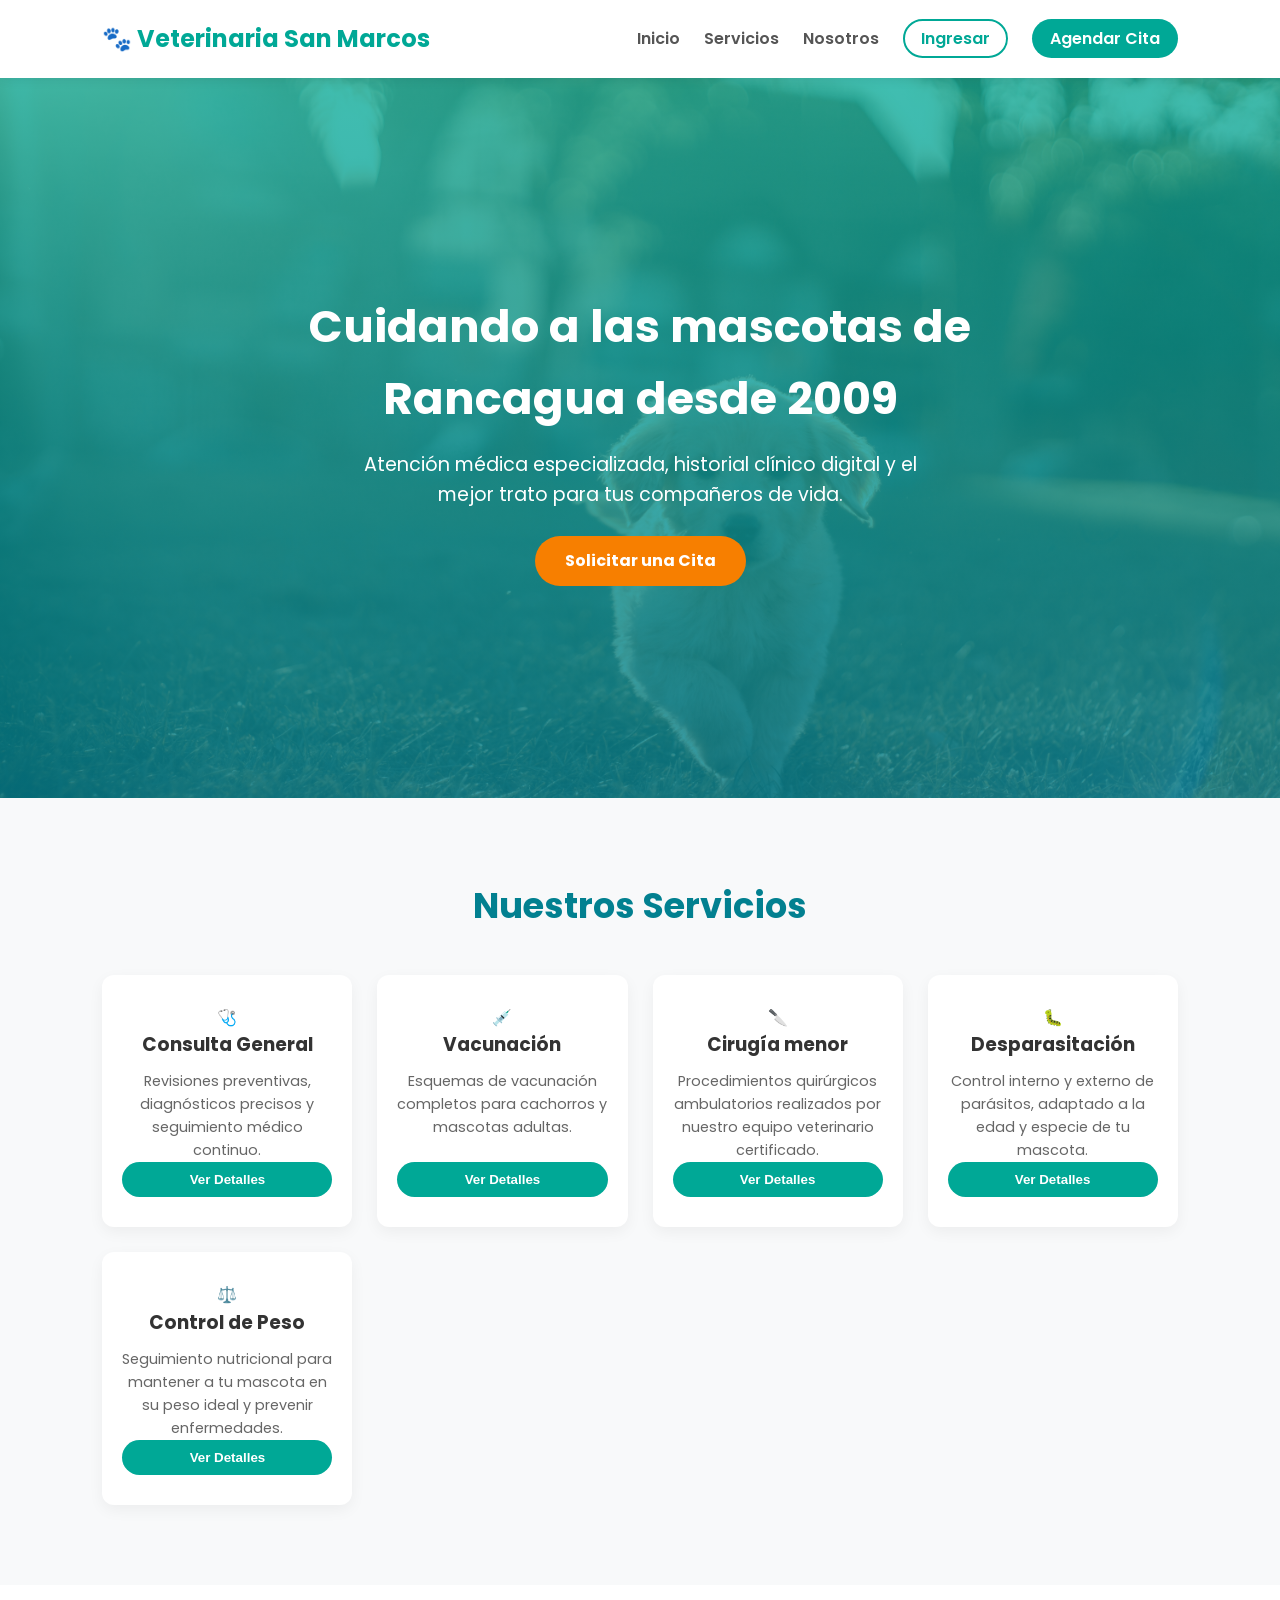
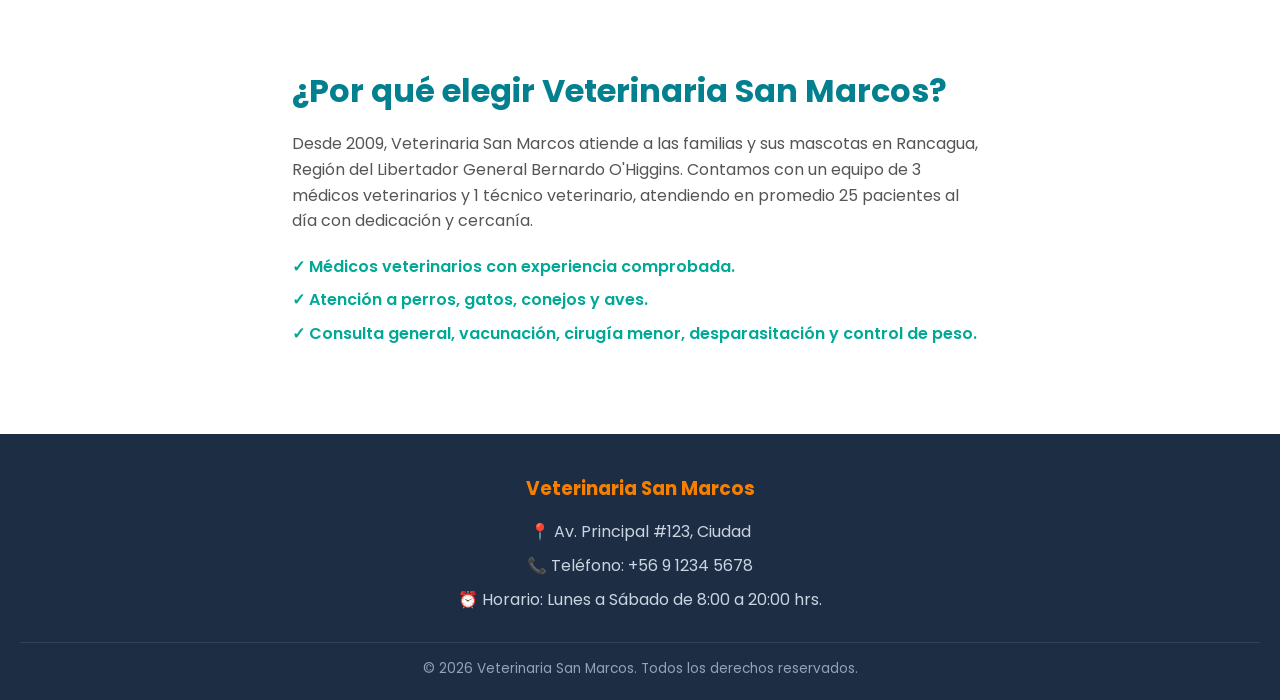
<file: index.html>
<!DOCTYPE html>
<html lang="es">
<head>
    <meta charset="UTF-8">
    <meta name="viewport" content="width=device-width, initial-scale=1.0">
    <title>Veterinaria San Marcos | Rancagua</title>
    <link rel="stylesheet" href="styles.css">
    <link href="https://fonts.googleapis.com/css2?family=Poppins:wght@300;400;600;700&display=swap" rel="stylesheet">
</head>
<body>

    <header class="header">
        <div class="logo">🐾 Veterinaria San Marcos</div>
        <nav class="nav">
            <a href="index.html#inicio">Inicio</a>
            <a href="index.html#servicios">Servicios</a>
            <a href="index.html#nosotros">Nosotros</a>
            <div class="menu-usuario">
                <a href="login.html" id="login-nav" class="btn-login">Ingresar</a>

                <div id="menu-desplegable" class="menu-desplegable oculto">
                    <button id="logout-nav" class="opcion-menu">Cerrar sesión</button>
                </div>
            </div>
            <a href="agendaCita.html" class="btn-nav">Agendar Cita</a>
        </nav>
    </header>

    <section id="inicio" class="hero">
        <div class="hero-content">
            <h1>Cuidando a las mascotas de Rancagua desde 2009</h1>
            <p>Atención médica especializada, historial clínico digital y el mejor trato para tus compañeros de vida.</p>
            <a href="agendaCita.html" class="btn-primary">Solicitar una Cita</a>
        </div>
    </section>

<section id="servicios" class="servicios">
    <h2>Nuestros Servicios</h2>
    <div class="servicios-grid">
        <div class="card">
            <div class="icon">🩺</div>
            <h3>Consulta General</h3>
            <p>Revisiones preventivas, diagnósticos precisos y seguimiento médico continuo.</p>
            <button class="btn-card" onclick="verDetalle(1)">Ver Detalles</button>
        </div>
        <div class="card">
            <div class="icon">💉</div>
            <h3>Vacunación</h3>
            <p>Esquemas de vacunación completos para cachorros y mascotas adultas.</p>
            <button class="btn-card" onclick="verDetalle(2)">Ver Detalles</button>
        </div>
        <div class="card">
            <div class="icon">🔪</div>
            <h3>Cirugía menor</h3>
            <p>Procedimientos quirúrgicos ambulatorios realizados por nuestro equipo veterinario certificado.</p>
            <button class="btn-card" onclick="verDetalle(3)">Ver Detalles</button>
        </div>
        <div class="card">
            <div class="icon">🐛</div>
            <h3>Desparasitación</h3>
            <p>Control interno y externo de parásitos, adaptado a la edad y especie de tu mascota.</p>
            <button class="btn-card" onclick="verDetalle(4)">Ver Detalles</button>
        </div>
        <div class="card">
            <div class="icon">⚖️</div>
            <h3>Control de Peso</h3>
            <p>Seguimiento nutricional para mantener a tu mascota en su peso ideal y prevenir enfermedades.</p>
            <button class="btn-card" onclick="verDetalle(5)">Ver Detalles</button>
        </div>
    </div>
</section>

    <section id="nosotros" class="nosotros">
        <div class="nosotros-texto">
            <h2>¿Por qué elegir Veterinaria San Marcos?</h2>
            <p>Desde 2009, Veterinaria San Marcos atiende a las familias y sus mascotas en Rancagua, Región del Libertador General Bernardo O'Higgins. Contamos con un equipo de 3 médicos veterinarios y 1 técnico veterinario, atendiendo en promedio 25 pacientes al día con dedicación y cercanía.</p>
            <ul>
                <li>✓ Médicos veterinarios con experiencia comprobada.</li>
                <li>✓ Atención a perros, gatos, conejos y aves.</li>
                <li>✓ Consulta general, vacunación, cirugía menor, desparasitación y control de peso.</li>
            </ul>
        </div>
    </section>

    <footer id="contacto" class="footer">
        <div class="footer-content">
            <h3>Veterinaria San Marcos</h3>
            <p>📍 Av. Principal #123, Ciudad</p>
            <p>📞 Teléfono: +56 9 1234 5678</p>
            <p>⏰ Horario: Lunes a Sábado de 8:00 a 20:00 hrs.</p>
        </div>
        <div class="footer-bottom">
            <p>&copy; 2026 Veterinaria San Marcos. Todos los derechos reservados.</p>
        </div>
    </footer>


    <script src="servicios.js"></script>
    <script src="sesion.js"></script>
</body>
</html>
</file>
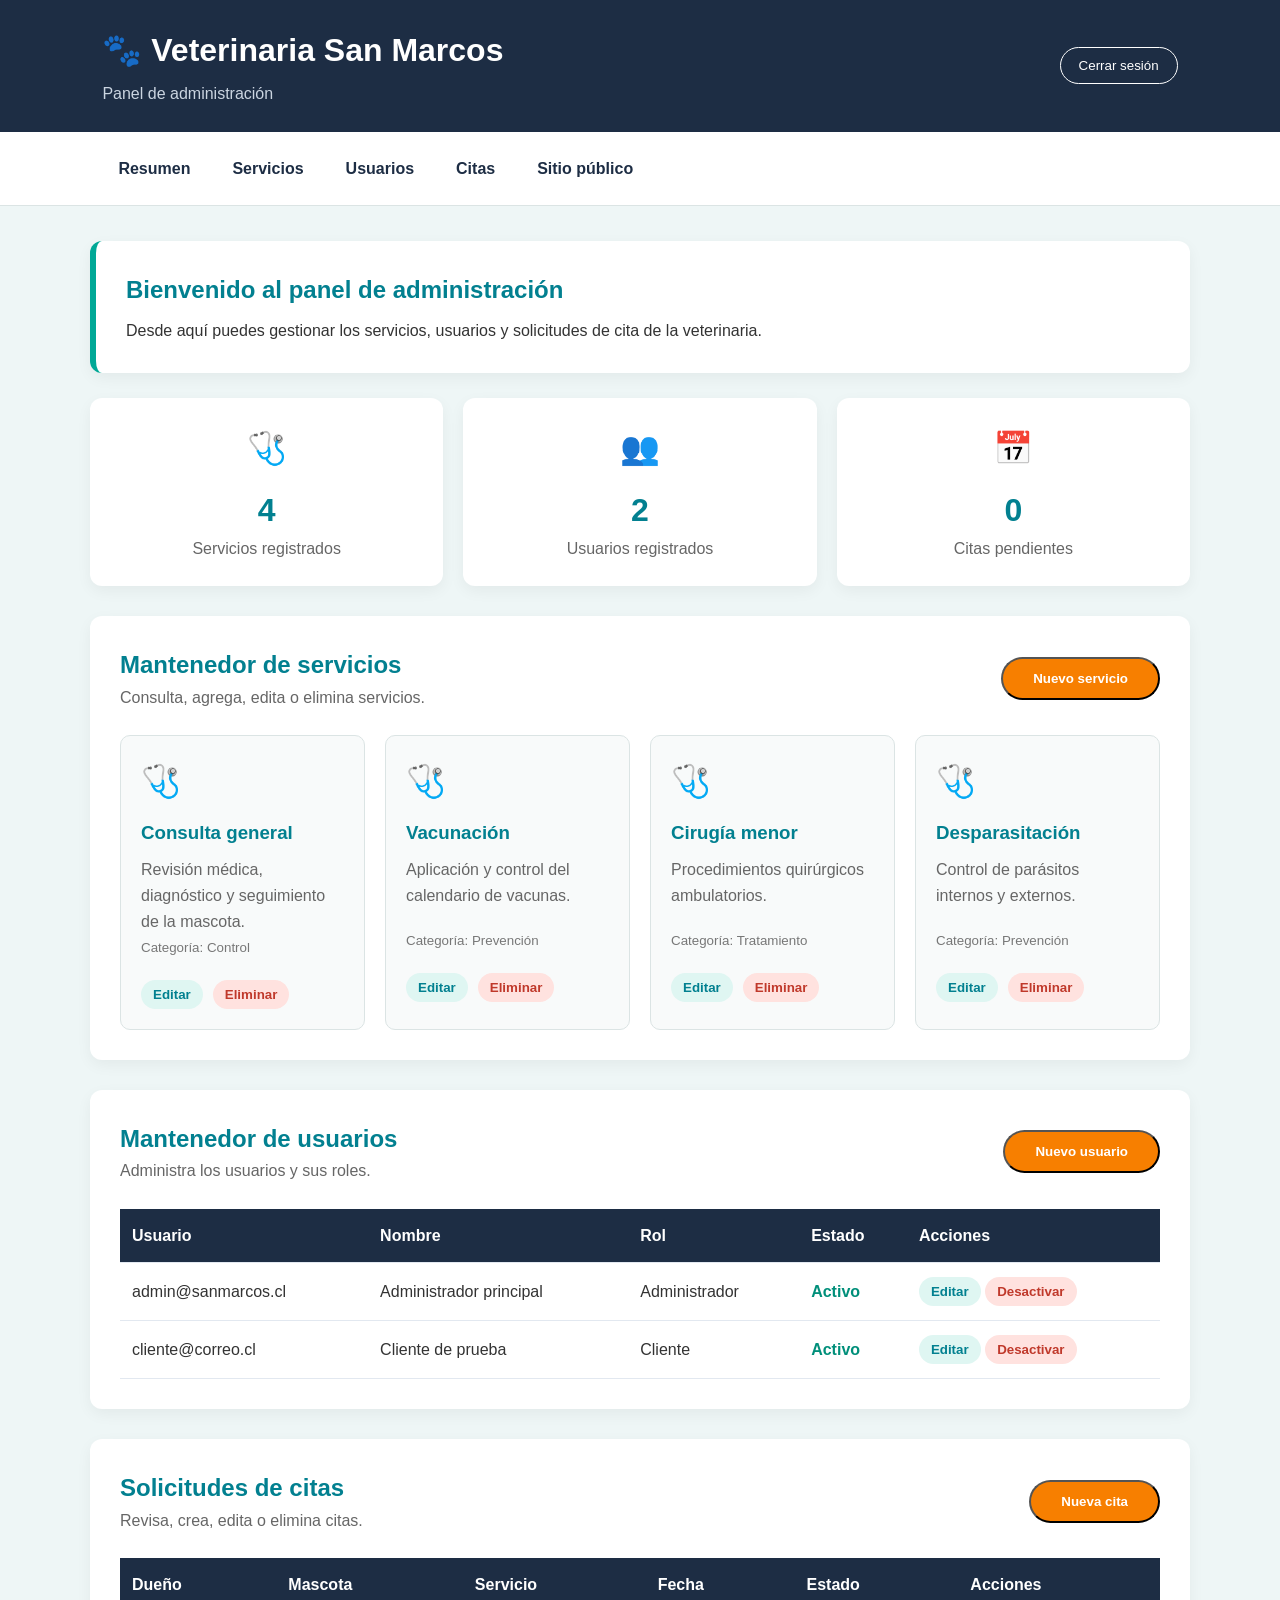
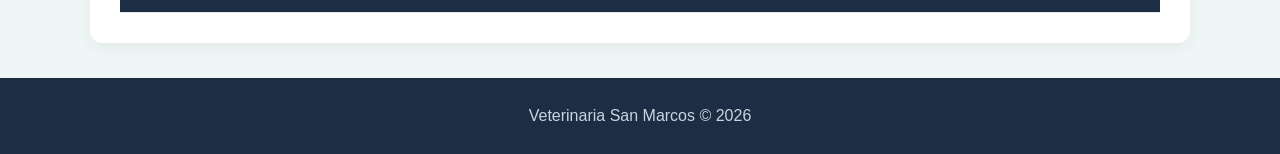
<file: admin.html>
<!DOCTYPE html>
<html lang="es">
<head>
    <meta charset="UTF-8">
    <meta name="viewport" content="width=device-width, initial-scale=1.0">

    <title>Panel de administración | Veterinaria San Marcos</title>

    <link rel="stylesheet" href="styles.css">
    <link rel="stylesheet" href="admin.css">
</head>

<body class="admin-page">

    <header class="admin-header">
        <div>
            <h1>🐾 Veterinaria San Marcos</h1>
            <p>Panel de administración</p>
        </div>

        <button id="logout-button" class="btn-logout">
            Cerrar sesión
        </button>
    </header>

    <nav class="admin-nav">
        <a href="#resumen">Resumen</a>
        <a href="#servicios-admin">Servicios</a>
        <a href="#usuarios-admin">Usuarios</a>
        <a href="#citas-admin">Citas</a>
        <a href="index.html">Sitio público</a>
    </nav>

    <main class="admin-container">

        <section id="resumen" class="admin-welcome">
            <h2>Bienvenido al panel de administración</h2>
            <p>
                Desde aquí puedes gestionar los servicios, usuarios y solicitudes
                de cita de la veterinaria.
            </p>
        </section>

        <section class="admin-stats">
            <article class="stat-card">
                <span>🩺</span>
                <h3 id="total-servicios">0</h3>
                <p>Servicios registrados</p>
            </article>

            <article class="stat-card">
                <span>👥</span>
                <h3 id="total-usuarios">0</h3>
                <p>Usuarios registrados</p>
            </article>

            <article class="stat-card">
                <span>📅</span>
                <h3 id="total-citas">0</h3>
                <p>Citas pendientes</p>
            </article>
        </section>

        <section id="servicios-admin" class="admin-section">
            <div class="section-title">
                <div>
                    <h2>Mantenedor de servicios</h2>
                    <p>Consulta, agrega, edita o elimina servicios.</p>
                </div>

                <button id="nuevo-servicio-button" class="btn-primary">
                    Nuevo servicio
                </button>
            </div>

            <div id="servicios-lista" class="admin-grid"></div>

            <form id="servicio-form" class="admin-form hidden">

                <h3 id="servicio-form-title">Agregar servicio</h3>

                <input type="hidden" id="servicio-id">

                <label for="servicio-nombre">Nombre del servicio</label>
                <input
                    type="text"
                    id="servicio-nombre"
                    maxlength="80"
                    required
                >

                <label for="servicio-descripcion">Descripción</label>
                <textarea
                    id="servicio-descripcion"
                    maxlength="300"
                    required
                ></textarea>

                <label for="servicio-categoria">Categoría</label>
                <select id="servicio-categoria" required>
                    <option value="">Selecciona una categoría</option>
                    <option value="Prevención">Prevención</option>
                    <option value="Tratamiento">Tratamiento</option>
                    <option value="Control">Control</option>
                </select>

                <div class="form-actions">
                    <button type="submit" class="btn-primary">
                        Guardar servicio
                    </button>

                    <button
                        type="button"
                        id="cancelar-servicio-button"
                        class="btn-secondary"
                    >
                        Cancelar
                    </button>
                </div>

                <p id="servicio-message" class="admin-message"></p>
            </form>
        </section>

        <section id="usuarios-admin" class="admin-section">
            <div class="section-title">
                <div>
                    <h2>Mantenedor de usuarios</h2>
                    <p>Administra los usuarios y sus roles.</p>
                </div>

                <button id="nuevo-usuario-button" class="btn-primary">
                    Nuevo usuario
                </button>
            </div>

            <div class="table-container">
                <table class="admin-table">
                    <thead>
                        <tr>
                            <th>Usuario</th>
                            <th>Nombre</th>
                            <th>Rol</th>
                            <th>Estado</th>
                            <th>Acciones</th>
                        </tr>
                    </thead>

                    <tbody id="usuarios-tabla"></tbody>
                </table>
            </div>

            <form id="usuario-form" class="admin-form hidden">

                <h3 id="usuario-form-title">Agregar usuario</h3>

                <input type="hidden" id="usuario-id">

                <label for="usuario-nombre">Nombre completo</label>
                <input
                    type="text"
                    id="usuario-nombre"
                    maxlength="100"
                    required
                >

                <label for="usuario-email">Correo electrónico</label>
                <input
                    type="email"
                    id="usuario-email"
                    maxlength="100"
                    required
                >

                <label for="usuario-rol">Tipo de usuario</label>
                <select id="usuario-rol" required>
                    <option value="">Selecciona un rol</option>
                    <option value="Administrador">Administrador</option>
                    <option value="Cliente">Cliente</option>
                </select>

                <label for="usuario-estado">Estado</label>
                <select id="usuario-estado" required>
                    <option value="Activo">Activo</option>
                    <option value="Inactivo">Inactivo</option>
                </select>

                <div class="form-actions">
                    <button type="submit" class="btn-primary">
                        Guardar usuario
                    </button>

                    <button
                        type="button"
                        id="cancelar-usuario-button"
                        class="btn-secondary"
                    >
                        Cancelar
                    </button>
                </div>

                <p id="usuario-message" class="admin-message"></p>
            </form>
        </section>

        <section id="citas-admin" class="admin-section">
            <div class="section-title">
                <div>
                    <h2>Solicitudes de citas</h2>
                    <p>Revisa, crea, edita o elimina citas.</p>
                </div>

                <button id="nueva-cita-button" class="btn-primary">
                    Nueva cita
                </button>
            </div>

            <div class="table-container">
                <table class="admin-table">
                    <thead>
                        <tr>
                            <th>Dueño</th>
                            <th>Mascota</th>
                            <th>Servicio</th>
                            <th>Fecha</th>
                            <th>Estado</th>
                            <th>Acciones</th>
                        </tr>
                    </thead>

                    <tbody id="citas-tabla"></tbody>
                </table>
            </div>

            <form id="cita-form" class="admin-form hidden">

                <h3 id="cita-form-title">Agregar cita</h3>

                <input type="hidden" id="cita-id">

                <label for="cita-dueno">Nombre del dueño</label>
                <input
                    type="text"
                    id="cita-dueno"
                    maxlength="100"
                    required
                >

                <label for="cita-mascota">Nombre de la mascota</label>
                <input
                    type="text"
                    id="cita-mascota"
                    maxlength="80"
                    required
                >

                <label for="cita-servicio">Servicio</label>
                <select id="cita-servicio" required>
                    <option value="">Selecciona un servicio</option>
                </select>

                <label for="cita-fecha">Fecha y hora</label>
                <input
                    type="datetime-local"
                    id="cita-fecha"
                    required
                >

                <label for="cita-estado">Estado</label>
                <select id="cita-estado" required>
                    <option value="Pendiente">Pendiente</option>
                    <option value="Confirmada">Confirmada</option>
                    <option value="Cancelada">Cancelada</option>
                </select>

                <div class="form-actions">
                    <button type="submit" class="btn-primary">
                        Guardar cita
                    </button>

                    <button
                        type="button"
                        id="cancelar-cita-button"
                        class="btn-secondary"
                    >
                        Cancelar
                    </button>
                </div>

                <p id="cita-message" class="admin-message"></p>
            </form>
        </section>

    </main>

    <footer class="admin-footer">
        <p>Veterinaria San Marcos © 2026</p>
    </footer>

    <script src="admin.js"></script>
</body>
</html>
</file>
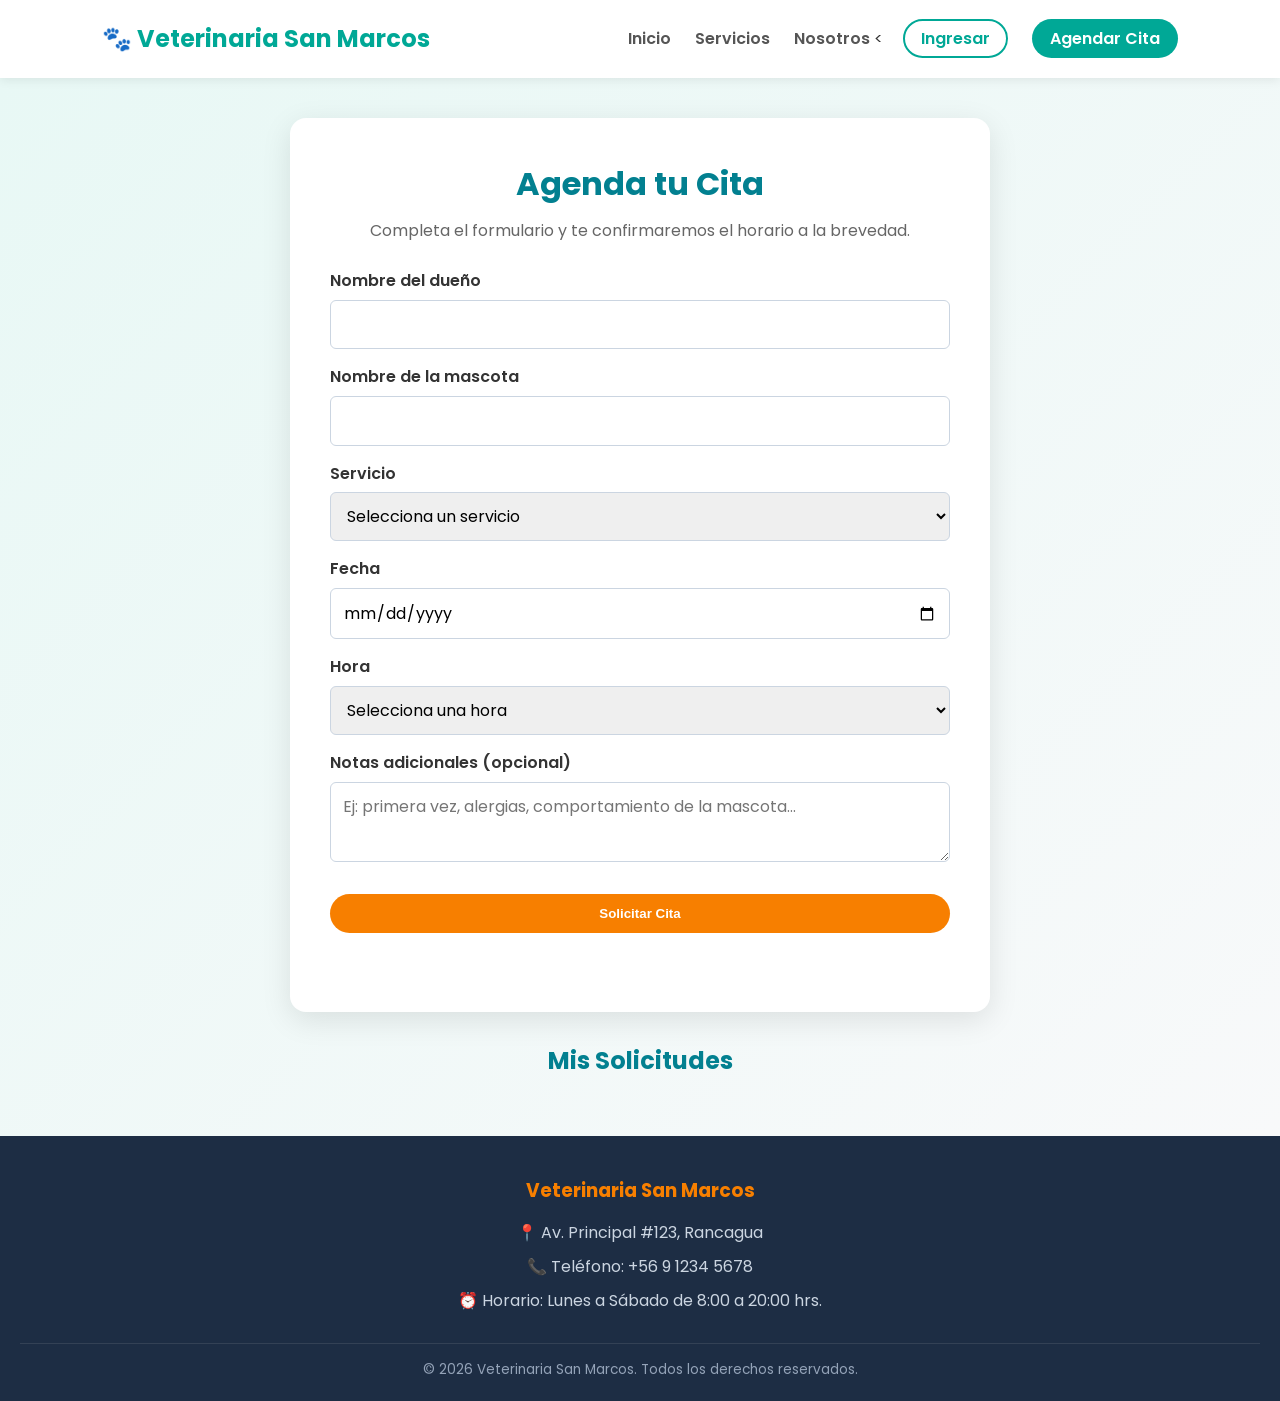
<file: agendaCita.html>
<!DOCTYPE html>
<html lang="es">
<head>
    <meta charset="UTF-8">
    <meta name="viewport" content="width=device-width, initial-scale=1.0">
    <title>Agendar Cita | Veterinaria San Marcos</title>
    <link rel="stylesheet" href="styles.css">
    <link href="https://fonts.googleapis.com/css2?family=Poppins:wght@300;400;600;700&display=swap" rel="stylesheet">
</head>
<body>

    <header class="header">
        <div class="logo">🐾 Veterinaria San Marcos</div>
        <nav class="nav">
            <a href="index.html#inicio">Inicio</a>
            <a href="index.html#servicios">Servicios</a>
            <a href="index.html#nosotros">Nosotros</a>
            <<a href="login.html" id="login-nav" class="btn-login">Ingresar</a>
            <a href="agendaCita.html" class="btn-nav">Agendar Cita</a>
        </nav>
    </header>

    <main class="cita-page">
        <div class="cita-container">

            <div class="cita-card">
                <h1>Agenda tu Cita</h1>
                <p class="cita-intro">Completa el formulario y te confirmaremos el horario a la brevedad.</p>

                <form id="cita-form">
                    <label for="duenio">Nombre del dueño</label>
                    <input id="duenio" name="duenio" type="text">

                    <label for="mascota">Nombre de la mascota</label>
                    <input id="mascota" name="mascota" type="text">

                    <label for="servicio">Servicio</label>
                    <select id="servicio" name="servicio">
                        <option value="">Selecciona un servicio</option>
                    </select>

                    <label for="fecha">Fecha</label>
                    <input id="fecha" name="fecha" type="date" onchange="validarFecha()">

                    <label for="hora">Hora</label>
                    <select id="hora" name="hora">
                        <option value="">Selecciona una hora</option>
                    </select>

                    <label for="notas">Notas adicionales (opcional)</label>
                    <textarea id="notas" name="notas" placeholder="Ej: primera vez, alergias, comportamiento de la mascota..."></textarea>

                    <button type="button" class="btn-primary cita-submit" onclick="guardarCita()">Solicitar Cita</button>
                    <p id="cita-message" class="cita-message" role="alert" aria-live="polite"></p>
                </form>
            </div>

            <div class="citas-lista">
                <h2>Mis Solicitudes</h2>
                <div id="listaCitas"></div>
            </div>

        </div>
    </main>

    <footer id="contacto" class="footer">
        <div class="footer-content">
            <h3>Veterinaria San Marcos</h3>
            <p>📍 Av. Principal #123, Rancagua</p>
            <p>📞 Teléfono: +56 9 1234 5678</p>
            <p>⏰ Horario: Lunes a Sábado de 8:00 a 20:00 hrs.</p>
        </div>
        <div class="footer-bottom">
            <p>&copy; 2026 Veterinaria San Marcos. Todos los derechos reservados.</p>
        </div>
    </footer>

    <script src="servicios.js"></script>
    <script src="agendaCita.js"></script>
    <script src="sesion.js"></script>
</body>
</html>
</file>
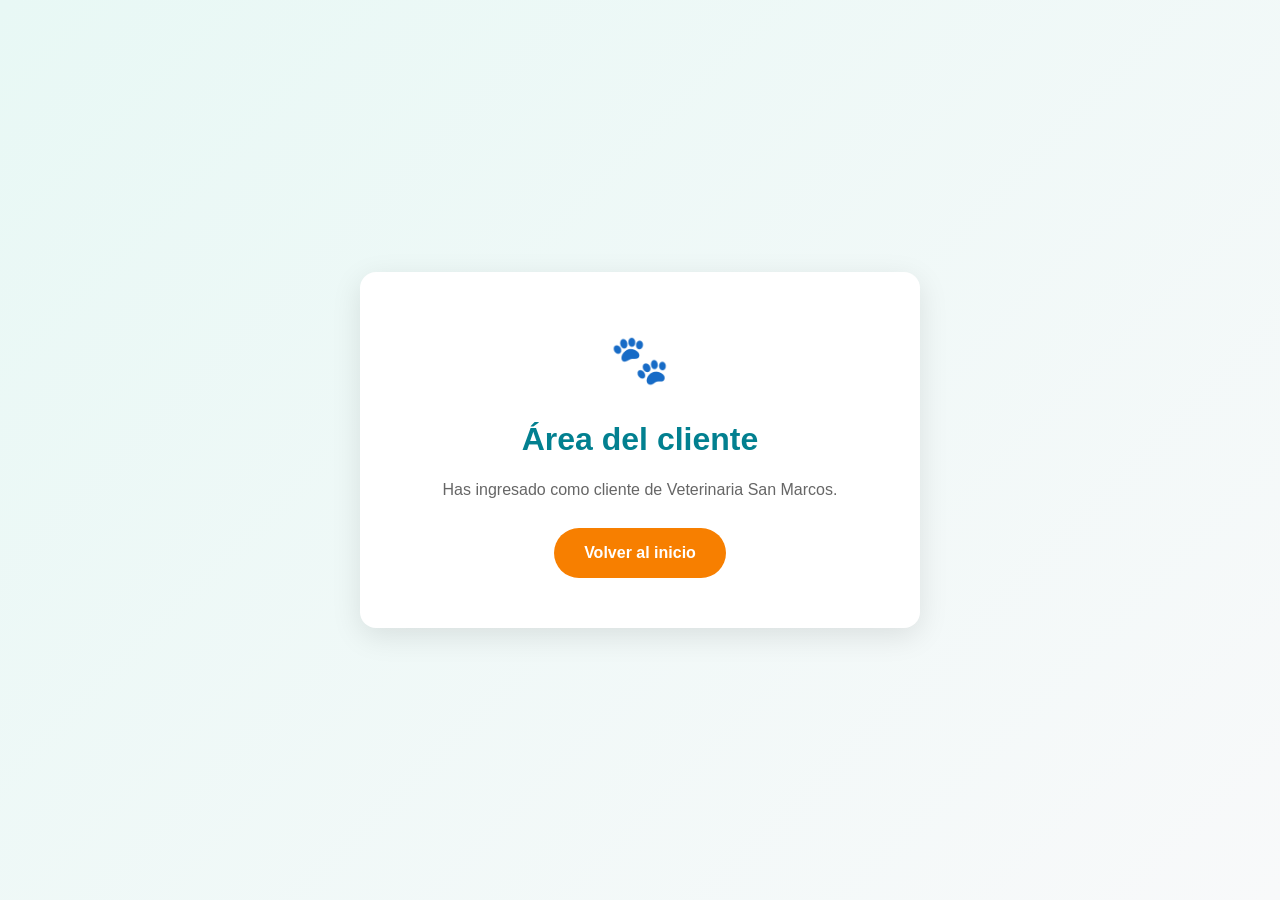
<file: cliente.html>
<!DOCTYPE html>
<html lang="es">
<head>
    <meta charset="UTF-8">
    <meta name="viewport" content="width=device-width, initial-scale=1.0">
    <title>Área del cliente | Veterinaria San Marcos</title>
    <link rel="stylesheet" href="styles.css">
</head>
<body class="role-page">
    <main class="role-card">
        <div class="role-icon">🐾</div>
        <h1>Área del cliente</h1>
        <p>Has ingresado como cliente de Veterinaria San Marcos.</p>
        <a href="index.html" class="btn-primary">Volver al inicio</a>
    </main>
</body>
</html>
</file>
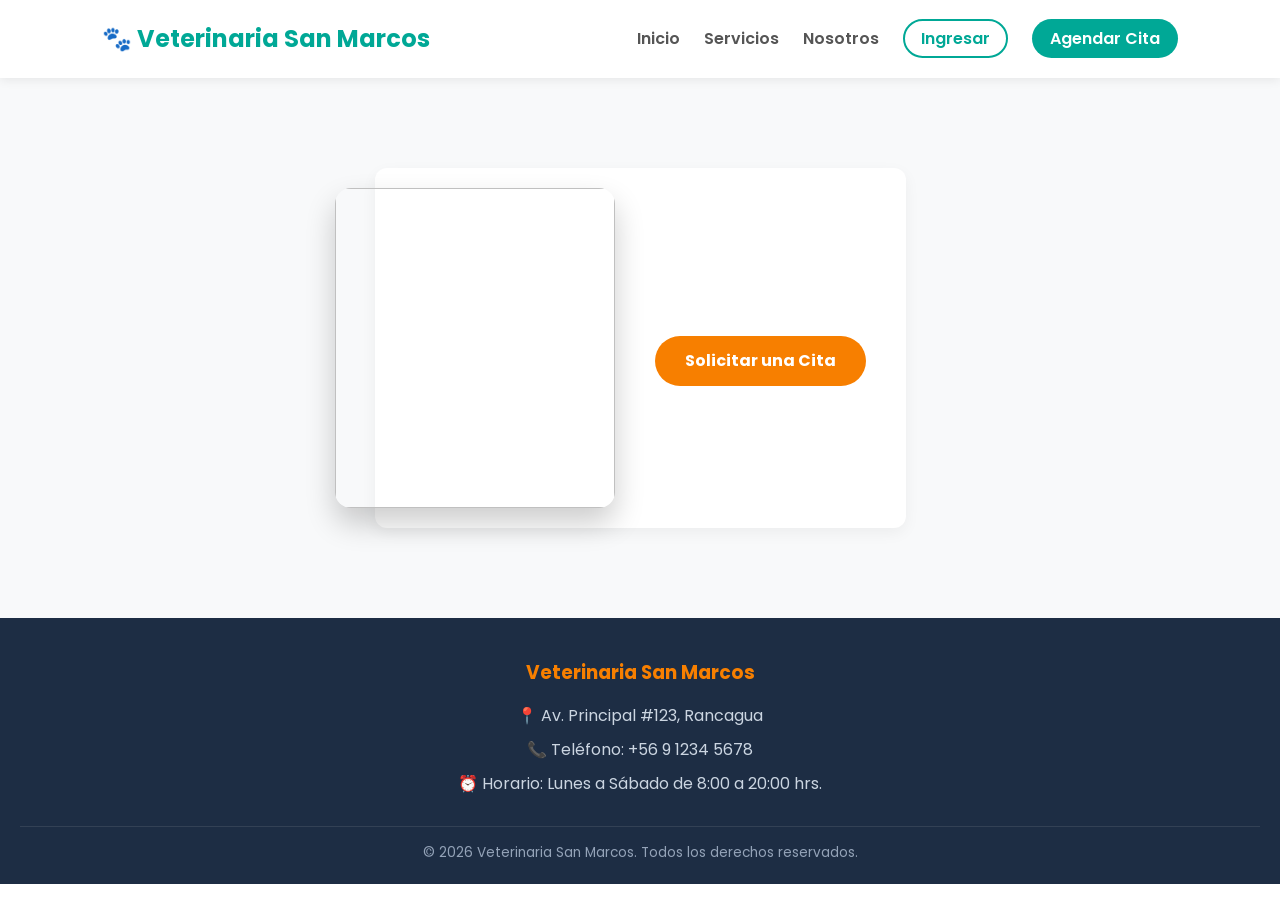
<file: detalleServicio.html>
<!DOCTYPE html>
<html lang="es">
<head>
    <meta charset="UTF-8">
    <meta name="viewport" content="width=device-width, initial-scale=1.0">
    <title>Detalle del Servicio | Veterinaria San Marcos</title>
    <link rel="stylesheet" href="styles.css">
    <link href="https://fonts.googleapis.com/css2?family=Poppins:wght@300;400;600;700&display=swap" rel="stylesheet">
</head>
<body>

    <header class="header">
        <div class="logo">🐾 Veterinaria San Marcos</div>
        <nav class="nav">
            <a href="index.html">Inicio</a>
            <a href="index.html#servicios">Servicios</a>
            <a href="index.html#nosotros">Nosotros</a>
            <a href="login.html" id="login-nav" class="btn-login">Ingresar</a>
            <a href="agendaCita.html" class="btn-nav">Agendar Cita</a>
        </nav>
    </header>

    <section class="detalle-servicio">
        <div class="tarjeta-detalle-servicio">
            <img id="imagenServicio" class="imagen-detalle" alt="">
            <div class="info-detalle-servicio">
                <h1 id="nombre"></h1>
                <p id="descripcion"></p>
                <a href="agendaCita.html" class="btn-primary">Solicitar una Cita</a>
            </div>
        </div>
    </section>

    <footer id="contacto" class="footer">
        <div class="footer-content">
            <h3>Veterinaria San Marcos</h3>
            <p>📍 Av. Principal #123, Rancagua</p>
            <p>📞 Teléfono: +56 9 1234 5678</p>
            <p>⏰ Horario: Lunes a Sábado de 8:00 a 20:00 hrs.</p>
        </div>
        <div class="footer-bottom">
            <p>&copy; 2026 Veterinaria San Marcos. Todos los derechos reservados.</p>
        </div>
    </footer>

        <script src="detalleServicio.js"></script>
        <script src="sesion.js"></script>
</body>
</html>
</file>
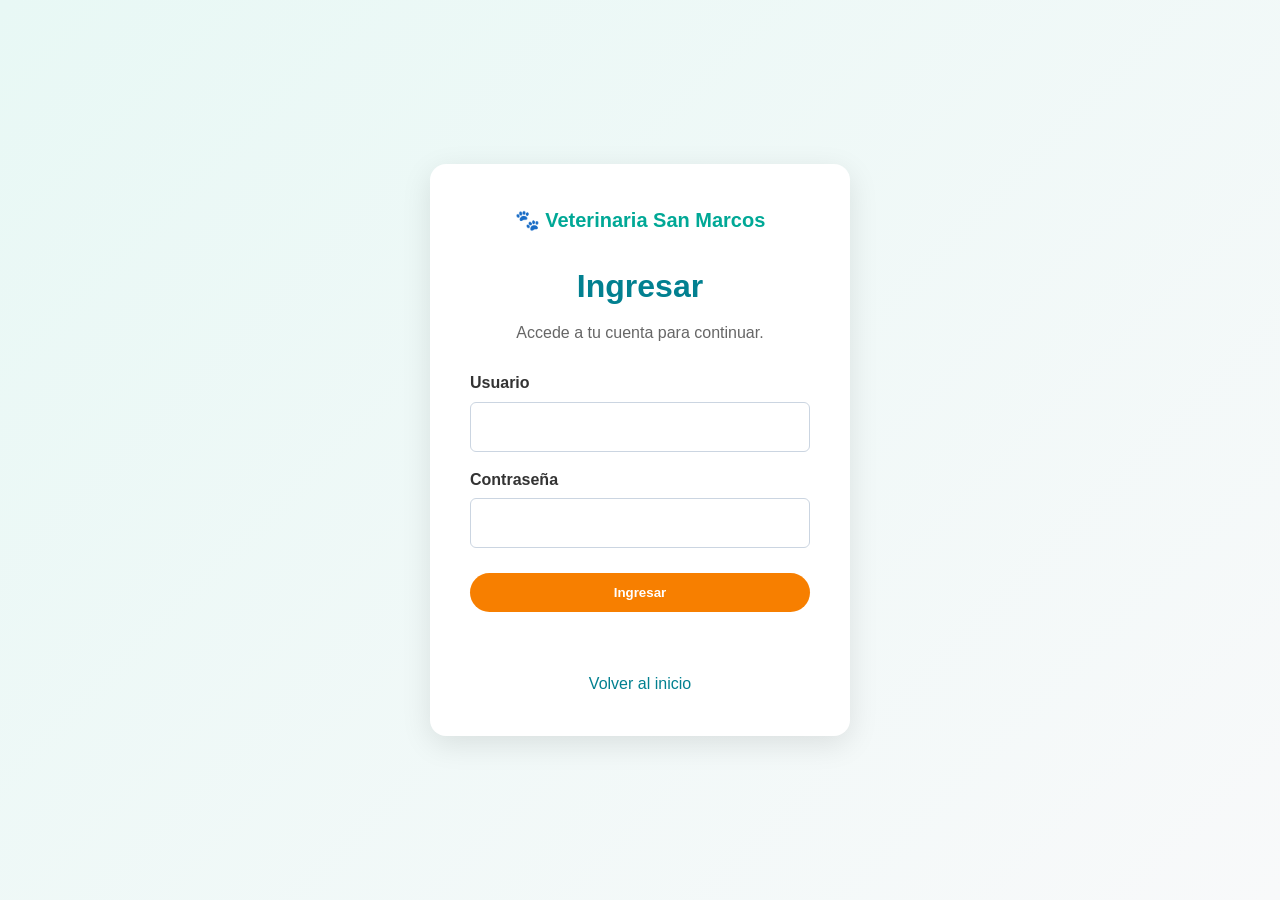
<file: login.html>
<!DOCTYPE html>
<html lang="es">
<head>
    <meta charset="UTF-8">
    <meta name="viewport" content="width=device-width, initial-scale=1.0">
    <title>Ingresar | Veterinaria San Marcos</title>
    <link rel="stylesheet" href="styles.css">
</head>
<body class="login-page">
    <main class="login-card">
        <a href="index.html" class="login-logo">🐾 Veterinaria San Marcos</a>
        <h1>Ingresar</h1>
        <p class="login-intro">Accede a tu cuenta para continuar.</p>

        <form id="login-form">
            <label for="username">Usuario</label>
            <input id="username" name="username" type="text" autocomplete="username">

            <label for="password">Contraseña</label>
            <input id="password" name="password" type="password" autocomplete="current-password">

            <button type="submit" class="btn-primary login-submit">Ingresar</button>
            <p id="login-message" class="login-message" role="alert" aria-live="polite"></p>
        </form>

        <a href="index.html" class="back-link">Volver al inicio</a>
    </main>

    <script src="login.js"></script>
</body>
</html>
</file>
<file: styles.css>
/* ============================================================
   GLOBAL — Aplica a todas las páginas del sitio
   ============================================================ */
* {
    margin: 0;
    padding: 0;
    box-sizing: border-box;
}

body {
    font-family: 'Poppins', sans-serif;
    color: #333;
    line-height: 1.6;
}


/* ============================================================
   HEADER Y NAV — Compartido entre index.html y detalleServicio.html
   ============================================================ */
.header {
    display: flex;
    justify-content: space-between;
    align-items: center;
    padding: 20px 8%;
    background-color: #ffffff;
    box-shadow: 0 2px 10px rgba(0,0,0,0.08);
    position: sticky;
    top: 0;
    z-index: 100;
}

.logo {
    font-size: 1.5rem;
    font-weight: 700;
    color: #00a896;
}

.nav a {
    margin-left: 20px;
    text-decoration: none;
    color: #555;
    font-weight: 600;
    transition: color 0.3s;
}

.nav a:hover {
    color: #00a896;
}

.btn-nav {
    background-color: #00a896;
    color: #fff !important;
    padding: 8px 18px;
    border-radius: 20px;
    transition: background 0.3s !important;
}

.btn-nav:hover {
    background-color: #028090;
}

.btn-login {
    border: 2px solid #00a896;
    color: #00a896 !important;
    padding: 6px 16px;
    border-radius: 20px;
    transition: background 0.3s, color 0.3s;
}

.btn-login:hover {
    background-color: #00a896;
    color: #fff !important;
}

.btn-login {
    border: 2px solid #00a896;
    color: #00a896 !important;
    padding: 6px 16px;
    border-radius: 20px;
    transition: background 0.3s, color 0.3s;
}

.btn-login:hover {
    background-color: #00a896;
    color: #fff !important;
}

/* Menú de usuario (sesión iniciada) */
.menu-usuario {
    position: relative;
    display: inline-block;
}

.menu-desplegable {
    position: absolute;
    top: 100%;
    right: 0;
    margin-top: 8px;
    background: white;
    border-radius: 10px;
    box-shadow: 0 5px 15px rgba(0, 0, 0, 0.1);
    overflow: hidden;
    min-width: 160px;
    z-index: 200;
}

.opcion-menu {
    display: block;
    width: 100%;
    padding: 12px 18px;
    border: none;
    background: white;
    color: #c0392b;
    font-weight: 600;
    text-align: left;
    cursor: pointer;
}

.opcion-menu:hover {
    background: #f8f9fa;
}

.oculto {
    display: none;
}


/* ============================================================
   FOOTER — Compartido entre index.html y detalleServicio.html
   ============================================================ */
.footer {
    background-color: #1d2d44;
    color: white;
    text-align: center;
    padding: 40px 20px 20px;
}

.footer-content h3 {
    color: #f77f00;
    margin-bottom: 15px;
}

.footer-content p {
    margin-bottom: 8px;
    color: #cbd5e1;
}

.footer-bottom {
    margin-top: 30px;
    border-top: 1px solid #334155;
    padding-top: 15px;
    font-size: 0.85rem;
    color: #94a3b8;
}


/* ============================================================
   INDEX.HTML — Sección Hero  y  Imagen Principal
   ============================================================ */
.hero {
    background: linear-gradient(rgba(0, 168, 150, 0.75), rgba(2, 128, 144, 0.8)), 
                url('img/perro.jpg') center/cover no-repeat;
    height: 80vh;
    display: flex;
    justify-content: center;
    align-items: center;
    text-align: center;
    color: white;
    padding: 0 20px;
}

.hero-content h1 {
    font-size: 2.8rem;
    margin-bottom: 15px;
    max-width: 800px;
}

.hero-content p {
    font-size: 1.2rem;
    margin-bottom: 25px;
    max-width: 600px;
    margin-left: auto;
    margin-right: auto;
}

.btn-primary {
    display: inline-block;
    background-color: #f77f00;
    color: white;
    padding: 12px 30px;
    text-decoration: none;
    font-weight: bold;
    border-radius: 25px;
    transition: transform 0.2s, background 0.3s;
}

.btn-primary:hover {
    background-color: #e85d04;
    transform: translateY(-3px);
}


/* ============================================================
   INDEX.HTML — Sección Servicios
   ============================================================ */
.servicios {
    padding: 80px 8%;
    text-align: center;
    background-color: #f8f9fa;
}

.servicios h2 {
    font-size: 2.2rem;
    color: #028090;
    margin-bottom: 40px;
}

.servicios-grid {
    display: grid;
    grid-template-columns: repeat(auto-fit, minmax(230px, 1fr));
    gap: 25px;
}

.card {
    background: white;
    padding: 30px 20px;
    border-radius: 12px;
    box-shadow: 0 5px 15px rgba(0,0,0,0.05);
    transition: transform 0.3s;
    display: flex;
    flex-direction: column;
    height: 100%;
}

.card:hover {
    transform: translateY(-8px);
}

.card h3 {
    margin-bottom: 10px;
    color: #333;
}

.card p {
    font-size: 0.9rem;
    color: #666;
}

.btn-card {
    display: inline-block;
    background-color: #00a896;
    color: #fff;
    border: none;
    padding: 10px 24px;
    border-radius: 20px;
    font-weight: 600;
    cursor: pointer;
    transition: background 0.3s, transform 0.2s;
    margin-top: auto;
}

.btn-card:hover {
    background-color: #028090;
    transform: translateY(-2px);
}


/* ============================================================
   INDEX.HTML — Sección Nosotros
   ============================================================ */
.nosotros {
    padding: 80px 8%;
    background-color: #ffffff;
    max-width: 900px;
    margin: 0 auto;
}

.nosotros h2 {
    font-size: 2rem;
    color: #028090;
    margin-bottom: 15px;
}

.nosotros p {
    color: #555;
    margin-bottom: 20px;
}

.nosotros ul {
    list-style: none;
}

.nosotros li {
    font-weight: 600;
    color: #00a896;
    margin-bottom: 8px;
}


/* ============================================================
   DETALLESERVICIO.HTML — Página de detalle de un servicio
   ============================================================ */
.detalle-servicio {
    padding: 80px 8%;
    min-height: 60vh;
    display: flex;
    justify-content: center;
    align-items: center;
    background-color: #f8f9fa;
}

.tarjeta-detalle-servicio {
    display: flex;
    align-items: center;
    gap: 40px;
    background: white;
    max-width: 700px;
    padding: 40px 40px 40px 90px;
    border-radius: 12px;
    box-shadow: 0 5px 15px rgba(0,0,0,0.05);
    text-align: left;
}

.imagen-detalle {
    width: 280px;
    height: 320px;
    object-fit: cover;
    border-radius: 16px;
    box-shadow: 0 15px 30px rgba(0,0,0,0.2);
    margin-left: -130px;
    margin-top: -20px;
    margin-bottom: -20px;
    flex-shrink: 0;
}

.info-detalle-servicio {
    flex: 1;
}

.info-detalle-servicio h1 {
    color: #028090;
    margin-bottom: 15px;
    text-align: center;
}

.tarjeta-detalle-servicio p {
    color: #555;
    margin-bottom: 25px;
}


/* ============================================================
   LOGIN.HTML — Formulario de inicio de sesión
   ============================================================ */
.login-page {
    min-height: 100vh;
    display: flex;
    justify-content: center;
    align-items: center;
    padding: 20px;
    background: linear-gradient(135deg, #e8f8f5, #f8f9fa);
}

.login-card {
    width: min(100%, 420px);
    padding: 40px;
    background: #fff;
    border-radius: 16px;
    box-shadow: 0 8px 30px rgba(0, 0, 0, 0.1);
}

.login-logo {
    display: block;
    margin-bottom: 25px;
    color: #00a896;
    font-size: 1.25rem;
    font-weight: 700;
    text-align: center;
    text-decoration: none;
}

.login-card h1 {
    color: #028090;
    text-align: center;
}

.login-intro {
    margin: 8px 0 25px;
    color: #666;
    text-align: center;
}

.login-card label {
    display: block;
    margin: 15px 0 6px;
    color: #333;
    font-weight: 600;
}

.login-card input {
    width: 100%;
    padding: 11px 12px;
    border: 1px solid #cbd5e1;
    border-radius: 6px;
    font: inherit;
}

.login-card input:focus {
    outline: 2px solid #00a896;
    border-color: transparent;
}

.login-submit {
    width: 100%;
    margin-top: 25px;
    border: 0;
    cursor: pointer;
}

.login-message {
    min-height: 24px;
    margin-top: 15px;
    text-align: center;
    font-weight: 600;
}

.login-message.error {
    color: #c0392b;
}

.login-message.success {
    color: #008f7a;
}

.back-link {
    display: block;
    margin-top: 20px;
    color: #028090;
    text-align: center;
    text-decoration: none;
}

.back-link:hover {
    text-decoration: underline;
}


/* ============================================================
   ADMIN.HTML Y CLIENTE.HTML — Pantalla de bienvenida por rol
   ============================================================ */
.role-page {
    min-height: 100vh;
    display: flex;
    justify-content: center;
    align-items: center;
    padding: 20px;
    background: linear-gradient(135deg, #e8f8f5, #f8f9fa);
}

.role-card {
    width: min(100%, 560px);
    padding: 50px 40px;
    background: #fff;
    border-radius: 16px;
    box-shadow: 0 8px 30px rgba(0, 0, 0, 0.1);
    text-align: center;
}

.role-icon {
    margin-bottom: 15px;
    font-size: 3rem;
}

.role-card h1 {
    margin-bottom: 12px;
    color: #028090;
}

.role-card p {
    margin-bottom: 25px;
    color: #666;
}


/* ============================================================
   RESPONSIVE / MEDIA QUERIES
   ============================================================ */

/* Header y Nav en móvil — afecta index.html y detalleServicio.html */
@media (max-width: 700px) {
    .header {
        flex-direction: column;
        gap: 15px;
    }

    .nav a {
        margin: 0 5px;
    }
}

/* Tarjeta de detalle en móvil — afecta detalleServicio.html.
   Necesario: sin esto, los márgenes negativos de la imagen
   se ven rotos en pantallas angostas. */
@media (max-width: 600px) {
    .tarjeta-detalle-servicio {
        flex-direction: column;
        text-align: center;
        padding: 30px 20px;
    }

    .imagen-detalle {
        width: 100%;
        height: 220px;
        margin-left: 0;
        margin-top: 0;
        margin-bottom: 20px;
    }
}

/* ============================================================
   CITA.HTML — Formulario de agendamiento
   ============================================================ */
.cita-page {
    min-height: 100vh;
    padding: 40px 20px;
    background: linear-gradient(135deg, #e8f8f5, #f8f9fa);
}

.cita-container {
    max-width: 700px;
    margin: 0 auto;
}

.cita-card {
    padding: 40px;
    background: #fff;
    border-radius: 16px;
    box-shadow: 0 8px 30px rgba(0, 0, 0, 0.1);
    margin-bottom: 30px;
}

.cita-card h1 {
    color: #028090;
    text-align: center;
    margin-bottom: 8px;
}

.cita-intro {
    text-align: center;
    color: #666;
    margin-bottom: 25px;
}

.cita-card label {
    display: block;
    margin: 15px 0 6px;
    font-weight: 600;
    color: #333;
}

.cita-card input,
.cita-card select,
.cita-card textarea {
    width: 100%;
    padding: 11px 12px;
    border: 1px solid #cbd5e1;
    border-radius: 6px;
    font: inherit;
}

.cita-card textarea {
    resize: vertical;
    min-height: 80px;
}

.cita-card input:focus,
.cita-card select:focus,
.cita-card textarea:focus {
    outline: 2px solid #00a896;
    border-color: transparent;
}

.cita-submit {
    width: 100%;
    margin-top: 25px;
    border: 0;
    cursor: pointer;
}

.cita-message {
    min-height: 24px;
    margin-top: 15px;
    text-align: center;
    font-weight: 600;
}

.cita-message.success {
    color: #008f7a;
}

.cita-message.error {
    color: #c0392b;
}

.citas-lista h2 {
    color: #028090;
    margin-bottom: 15px;
    text-align: center;
}

.cita-item {
    background: #fff;
    border-radius: 10px;
    box-shadow: 0 3px 10px rgba(0, 0, 0, 0.05);
    padding: 15px 20px;
    margin-bottom: 12px;
}

.cita-item .estado {
    display: inline-block;
    margin-top: 6px;
    padding: 3px 10px;
    border-radius: 12px;
    font-size: 0.8rem;
    font-weight: 600;
    background: #e8f8f5;
    color: #028090;
}

.citas-vacio {
    text-align: center;
    color: #999;
}
</file>
<file: admin.css>
/* ============================================================
   PANEL DE ADMINISTRACIÓN
   ============================================================ */

.admin-page {
    min-height: 100vh;
    background: #eef6f6;
    color: #333;
}

.admin-header {
    display: flex;
    justify-content: space-between;
    align-items: center;
    gap: 20px;
    padding: 25px 8%;
    background: #1d2d44;
    color: white;
}

.admin-header h1 {
    margin-bottom: 5px;
    color: #ffffff;
}

.admin-header p {
    color: #cbd5e1;
}

.admin-nav {
    display: flex;
    gap: 10px;
    flex-wrap: wrap;
    padding: 15px 8%;
    background: #ffffff;
    border-bottom: 1px solid #dbe4e4;
}

.admin-nav a {
    padding: 9px 16px;
    border-radius: 20px;
    color: #1d2d44;
    text-decoration: none;
    font-weight: 600;
}

.admin-nav a:hover {
    background: #00a896;
    color: white;
}

.admin-container {
    width: min(1100px, 90%);
    margin: 35px auto;
}

.admin-welcome {
    padding: 30px;
    margin-bottom: 25px;
    background: white;
    border-left: 6px solid #00a896;
    border-radius: 12px;
    box-shadow: 0 5px 15px rgba(0, 0, 0, 0.05);
}

.admin-welcome h2 {
    margin-bottom: 8px;
    color: #028090;
}

.admin-stats {
    display: grid;
    grid-template-columns: repeat(3, 1fr);
    gap: 20px;
    margin-bottom: 30px;
}

.stat-card {
    padding: 25px;
    background: white;
    border-radius: 12px;
    text-align: center;
    box-shadow: 0 5px 15px rgba(0, 0, 0, 0.05);
}

.stat-card span {
    font-size: 2rem;
}

.stat-card h3 {
    margin-top: 10px;
    color: #028090;
    font-size: 2rem;
}

.stat-card p {
    color: #666;
}

.admin-section {
    margin-bottom: 30px;
    padding: 30px;
    background: white;
    border-radius: 12px;
    box-shadow: 0 5px 15px rgba(0, 0, 0, 0.05);
}

.section-title {
    display: flex;
    justify-content: space-between;
    align-items: center;
    gap: 20px;
    margin-bottom: 25px;
}

.section-title h2 {
    color: #028090;
}

.section-title p {
    color: #666;
}

.admin-grid {
    display: grid;
    grid-template-columns: repeat(auto-fit, minmax(220px, 1fr));
    gap: 20px;
}

.admin-item {
    padding: 20px;
    border: 1px solid #dbe4e4;
    border-radius: 10px;
    background: #f8fafa;
}

.admin-item-icon {
    font-size: 2rem;
}

.admin-item h3 {
    margin: 10px 0;
    color: #028090;
}

.admin-item p {
    min-height: 70px;
    color: #666;
}

.admin-item small {
    color: #777;
}

.item-actions,
.form-actions {
    display: flex;
    gap: 10px;
    flex-wrap: wrap;
    margin-top: 20px;
}

.btn-small {
    padding: 7px 12px;
    border: 0;
    border-radius: 15px;
    cursor: pointer;
    font-weight: 600;
}

.btn-edit {
    background: #dff6f2;
    color: #028090;
}

.btn-delete {
    background: #ffe2df;
    color: #c0392b;
}

.btn-secondary {
    padding: 12px 20px;
    border: 1px solid #028090;
    border-radius: 25px;
    background: white;
    color: #028090;
    cursor: pointer;
    font-weight: 600;
}

.btn-logout {
    padding: 10px 18px;
    border: 1px solid #ffffff;
    border-radius: 20px;
    background: transparent;
    color: white;
    cursor: pointer;
}

.btn-logout:hover {
    background: white;
    color: #1d2d44;
}

.admin-form {
    max-width: 650px;
    margin-top: 30px;
    padding: 25px;
    border: 1px solid #dbe4e4;
    border-radius: 10px;
    background: #f8fafa;
}

.admin-form h3 {
    margin-bottom: 20px;
    color: #028090;
}

.admin-form label {
    display: block;
    margin: 15px 0 6px;
    font-weight: 600;
}

.admin-form input,
.admin-form select,
.admin-form textarea {
    width: 100%;
    padding: 11px 12px;
    border: 1px solid #cbd5e1;
    border-radius: 6px;
    font: inherit;
}

.admin-form textarea {
    min-height: 100px;
    resize: vertical;
}

.hidden {
    display: none;
}

.admin-message {
    min-height: 22px;
    margin-top: 15px;
    font-weight: 600;
}

.admin-message.success {
    color: #008f7a;
}

.admin-message.error {
    color: #c0392b;
}

.table-container {
    width: 100%;
    overflow-x: auto;
}

.admin-table {
    width: 100%;
    min-width: 650px;
    border-collapse: collapse;
}

.admin-table th,
.admin-table td {
    padding: 14px 12px;
    border-bottom: 1px solid #e2e8f0;
    text-align: left;
}

.admin-table th {
    background: #1d2d44;
    color: white;
}

.admin-table tr:hover {
    background: #f8fafa;
}

.status-activo {
    color: #008f7a;
    font-weight: 600;
}

.status-inactivo {
    color: #c0392b;
    font-weight: 600;
}

.admin-footer {
    padding: 25px;
    background: #1d2d44;
    color: #cbd5e1;
    text-align: center;
}

@media (max-width: 700px) {
    .admin-header {
        flex-direction: column;
        align-items: flex-start;
    }

    .admin-stats {
        grid-template-columns: 1fr;
    }

    .section-title {
        align-items: flex-start;
        flex-direction: column;
    }

    .admin-section {
        padding: 20px;
    }
}
</file>
